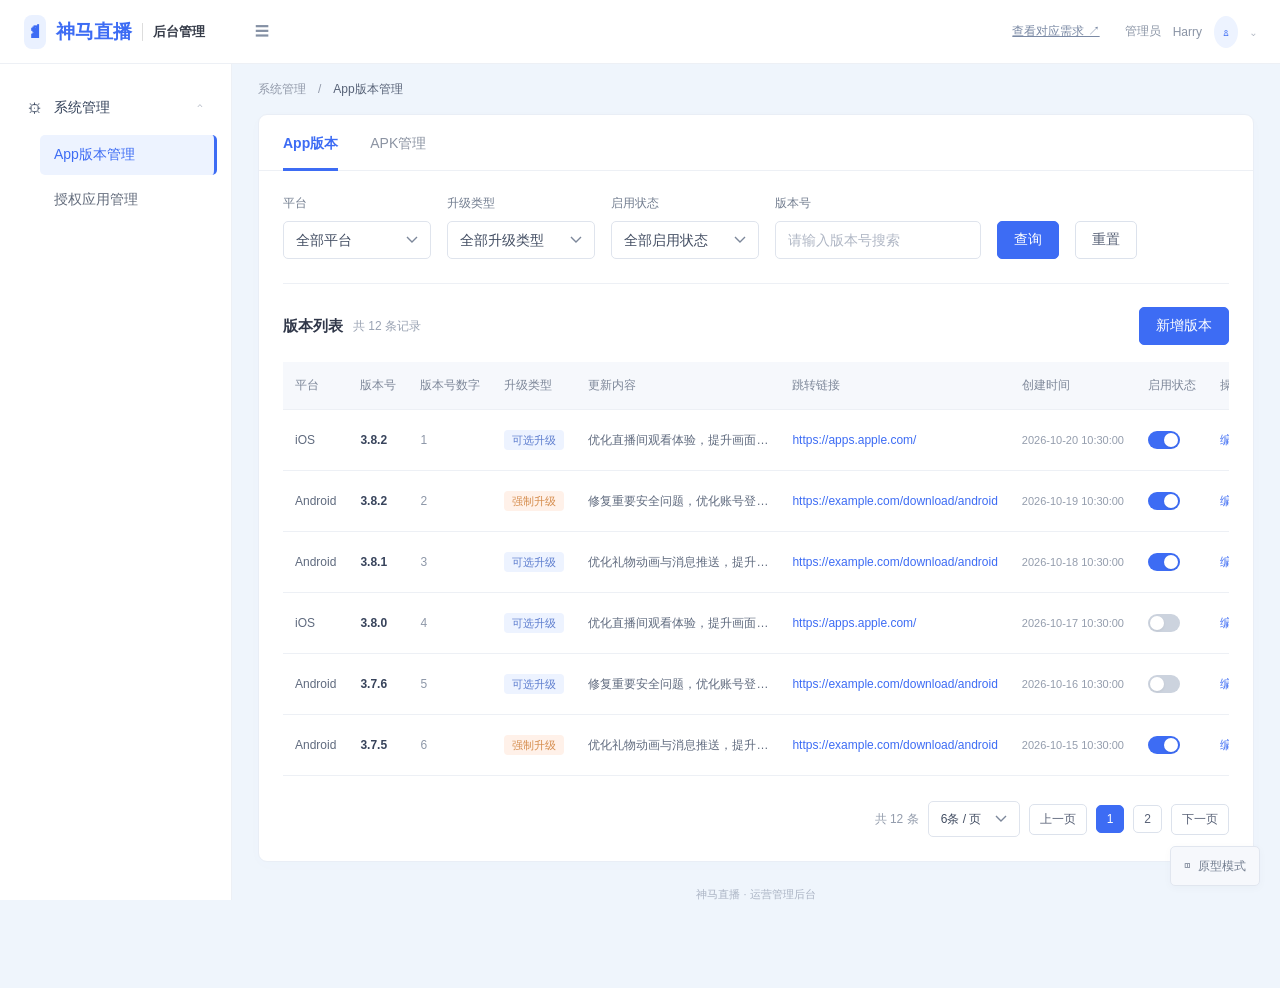
<file: index.html>
<!doctype html><html lang="zh-CN"><head><script src="shared/routes.js"></script><meta charset="utf-8"><meta name="viewport" content="width=device-width, initial-scale=1"><title>App版本管理 · 神马直播后台</title><style>
:root{--blue:#3d6cf4;--line:#edf0f5;--muted:#8c94a5}*{box-sizing:border-box}body{margin:0;font:14px -apple-system,BlinkMacSystemFont,"PingFang SC","Microsoft YaHei",sans-serif;color:#303749;background:#eff5fc}button,input,select,textarea{font:inherit}button{cursor:pointer;border:1px solid #dce2ec;background:white;color:#596277;border-radius:5px;padding:9px 16px}button:hover{border-color:var(--blue);color:var(--blue)}button.primary{background:var(--blue);color:white;border-color:var(--blue)}header{height:64px;background:white;border-bottom:1px solid var(--line);display:flex;align-items:center;padding:0 24px;gap:25px;position:fixed;inset:0 0 auto;z-index:2}.brand{width:206px;display:flex;align-items:center;gap:10px;font-size:19px;font-weight:700;color:var(--blue)}.brand small{font-size:13px;color:#363c49;border-left:1px solid #ddd;padding-left:10px}.mark{background:#eaf1ff;border-radius:8px;padding:6px}.pill{background:#f0f5ff;color:#5277c9;padding:7px 12px;border-radius:18px;font-size:12px}.account{margin-left:0;display:flex;gap:12px;align-items:center;color:#8993a4;font-size:12px;white-space:nowrap}.avatar{border-radius:50%;background:#edf3ff;color:var(--blue);padding:9px}aside{position:fixed;top:64px;bottom:0;width:232px;background:white;padding:22px 14px;overflow:auto;border-right:1px solid var(--line)}.navlabel{font-size:11px;color:#a7adbb;margin:0 14px 16px;letter-spacing:2px}.nav{padding:13px 14px;color:#626b7b;display:flex;gap:12px;align-items:center}.nav b{font-weight:500}.nav span:last-child{margin-left:auto;color:#abb2bf}.group{border-top:1px solid var(--line);margin-top:12px;padding-top:10px}.active{background:#edf3ff;border-radius:5px;color:var(--blue);margin:5px 0 12px 26px;padding:11px 14px;font-weight:500;border-right:3px solid var(--blue)}main{margin:64px 0 0 232px;padding:0 26px 28px}.breadcrumb{height:50px;display:flex;align-items:center;color:#9199a9;gap:12px;font-size:12px}.breadcrumb strong{color:#566176;font-weight:400}.pagetitle{display:flex;align-items:center;justify-content:space-between;margin:8px 0 24px}h1{font-size:24px;margin:0 0 9px;font-weight:600;letter-spacing:.3px}.subtitle{color:var(--muted);font-size:13px}.eyebrow{font-size:12px;color:#94a0b5;display:flex;align-items:center;gap:7px}.dot{width:6px;height:6px;background:#39b88b;border-radius:50%}.card{background:white;border:1px solid #e9eef6;border-radius:9px;box-shadow:0 3px 15px #5070a004;min-height:650px}.tabs{padding:0 24px;display:flex;gap:32px;border-bottom:1px solid var(--line)}.tab{border:0;border-radius:0;padding:20px 0 17px;background:transparent;color:#8b93a2;position:relative}.tab.selected{color:var(--blue);font-weight:600}.tab.selected:after{content:"";position:absolute;bottom:-1px;left:0;right:0;height:3px;background:var(--blue)}.count{background:#f0f2f7;border-radius:10px;padding:2px 7px;font-size:11px;margin-left:6px}.selected .count{background:#edf2ff}.section{padding:24px}.filters{display:flex;gap:16px;align-items:end;flex-wrap:wrap;padding-bottom:24px;border-bottom:1px solid var(--line)}.filter label{font-size:12px;display:block;color:#737e90;margin-bottom:9px}input,select,textarea{outline:none;border:1px solid #dfe4ed;border-radius:5px;background:white;color:#424d62;padding:10px 12px}input:focus,select:focus,textarea:focus{border-color:var(--blue);box-shadow:0 0 0 2px #3d6cf410}input::placeholder,textarea::placeholder{color:#b0b7c5}.filter select{width:148px}.filter input{width:206px}.toolbar{display:flex;align-items:center;justify-content:space-between;margin:23px 0 17px}.toolbar h2{font-size:15px;margin:0;display:flex;gap:10px;align-items:center}.toolbar h2 small{font-size:12px;color:#9aa3b3;font-weight:400}.tablewrap{overflow:auto}table{width:100%;border-collapse:collapse;white-space:nowrap;font-size:12px}th{background:#f6f8fc;color:#7d8799;font-weight:500;text-align:left;padding:15px 12px;border-bottom:1px solid var(--line)}td{padding:21px 12px;border-bottom:1px solid var(--line);color:#5f6a7e}tbody tr:hover{background:#fafcff}.version{font-weight:600;color:#37435b}.platform{display:inline-flex;gap:7px;align-items:center}.platform i{font-style:normal;background:#f0f2f6;padding:5px 7px;border-radius:6px;color:#626d81}.platform.android i{background:#eef8f1;color:#56a46f}.badge{padding:4px 8px;border-radius:4px;font-size:11px;background:#edf3ff;color:#5c7cce}.badge.force{background:#fff1e9;color:#d58c4c}.truncate{display:block;max-width:180px;overflow:hidden;text-overflow:ellipsis;cursor:pointer}.link,.textbtn{color:var(--blue);border:0;background:none;padding:0;text-decoration:none;font-size:12px}.actions{display:flex;gap:16px}.switch{width:32px;height:18px;background:#ccd3de;border:0;border-radius:12px;padding:2px;display:inline-flex;align-items:center;vertical-align:middle;margin-right:6px}.switch:after{content:"";width:14px;height:14px;background:white;border-radius:50%;box-shadow:0 1px 3px #0001}.switch.on{background:var(--blue);justify-content:flex-end}.status{font-size:11px;color:#969fad}.pagination{display:flex;align-items:center;justify-content:flex-end;gap:9px;margin-top:25px;color:#939cac;font-size:12px}.pagination button{padding:6px 10px}.pagination .current{background:var(--blue);color:white;border-color:var(--blue)}.hint{font-size:12px;color:#9ba5b5;margin-top:26px;display:flex;gap:7px}.footer{text-align:center;font-size:11px;color:#abb4c4;margin-top:25px}.overlay{position:fixed;inset:0;background:#17233b55;z-index:10;display:flex;justify-content:flex-end}.drawer{width:530px;background:white;height:100%;box-shadow:-10px 0 40px #18243b15;display:flex;flex-direction:column}.drawerhead{padding:24px 28px;border-bottom:1px solid var(--line);display:flex;justify-content:space-between;align-items:center}.drawerhead h2{font-size:19px;margin:0}.close{border:0;padding:0;font-size:13px;color:#a0a8b6}.drawerbody{padding:24px 28px;overflow:auto;flex:1}.field{margin-bottom:21px}.field label{display:block;font-size:13px;margin-bottom:9px}.required{color:#e56868;margin-right:4px}.field input,.field select,.field textarea{width:100%}.field textarea{height:115px;resize:vertical;line-height:1.7}.field small{display:block;color:#9aa4b3;font-size:11px;margin-top:7px}.field input:disabled{background:#f6f8fb;color:#929bad}.row{display:flex;gap:18px}.row .field{flex:1}.drawerfoot{border-top:1px solid var(--line);padding:18px 28px;display:flex;justify-content:flex-end;gap:12px}.error{font-size:12px;color:#e25c64;margin-top:7px}.invalid{border-color:#e25c64}.info{padding:12px 14px;background:#f2f6ff;color:#7184ac;font-size:12px;line-height:1.7;border-radius:5px;margin-bottom:23px}.drop{border:1px dashed #c8d5f1;border-radius:7px;text-align:center;padding:28px 15px;background:#fafcff;cursor:pointer;color:#7a89a4}.drop strong{display:block;margin:12px 0 7px;font-weight:400;color:#54627b}.drop em{color:var(--blue);font-style:normal}.uploadicon{font-size:30px;color:#8da7e1}.filebox{background:#f6f8fc;padding:13px;border-radius:5px;margin-top:12px;font-size:12px}.progress{height:4px;background:#e6ebf5;margin:10px 0;border-radius:4px;overflow:hidden}.progress div{height:100%;background:var(--blue);transition:width .2s}.detail dt{font-size:12px;color:#9aa3b2;margin-top:24px}.detail dd{margin:9px 0;line-height:1.8;white-space:pre-wrap;overflow-wrap:anywhere}.toast{position:fixed;top:24px;left:50%;transform:translateX(-50%);z-index:30;background:white;border:1px solid #dceee4;box-shadow:0 5px 25px #253c5420;padding:13px 24px;border-radius:6px;color:#41a879}.confirm{background:white;width:420px;border-radius:10px;padding:27px;box-shadow:0 15px 80px #0002}.confirm h3{margin-top:0}.confirm p{color:#8791a4;line-height:1.8;font-size:13px}.confirm .buttons{display:flex;justify-content:flex-end;gap:10px;margin-top:25px}.empty{text-align:center;padding:90px 0;color:#9ba6b7}.empty b{font-size:40px;display:block;color:#c9d5e8;margin-bottom:18px}.empty p{font-size:12px}.demo{display:flex;justify-content:space-between;align-items:center;margin-top:20px;font-size:11px;color:#a4adbb}.demo button{font-size:11px;padding:3px 7px;border:0;color:#9ba5b5}.uploadfail{color:#df6971}@media(max-width:1200px){aside{width:200px}main{margin-left:200px;padding:0 18px}.brand{width:174px}.filters{gap:12px}.filter select{width:125px}.eyebrow{display:none}}@media(max-width:800px){aside{display:none}main{margin-left:0}header .pill{display:none}.brand{width:auto}.drawer{width:100%}.subtitle{max-width:330px;line-height:1.6}}
select{appearance:none;-webkit-appearance:none;padding-right:34px;background-image:url("data:image/svg+xml,%3Csvg xmlns='http://www.w3.org/2000/svg' width='12' height='8' viewBox='0 0 12 8'%3E%3Cpath d='m1 1 5 5 5-5' fill='none' stroke='%237c879a' stroke-width='1.4'/%3E%3C/svg%3E");background-repeat:no-repeat;background-position:right 12px center}.pagination select{padding-right:30px}.filter select{min-width:140px}</style><link rel="stylesheet" href="app-version-prototype/modes.css?v=09d2611b19"><link rel="stylesheet" href="shared/sidebar.css"></head><body data-requirements-renderer="full"><header><div class="brand"><span class="mark">♞</span>神马直播 <small>后台管理</small></div><span class="hamburger">☰</span><div class="account"><span>管理员</span><span>Harry</span><span class="avatar">♙</span><span class="account-chevron" aria-hidden="true">⌄</span></div></header><aside aria-label="主导航"><div class="nav nav-group">⚙ <b>系统管理</b><span>⌃</span></div><a class="nav nav-item active" href="#app" aria-current="page">App版本管理</a><a class="nav nav-item" href="#auth">授权应用管理</a></aside><main><div class="breadcrumb">系统管理 <span>/</span> <strong>App版本管理</strong></div><div class="card"><div class="tabs"><button class="tab" id="tab-app" onclick="setTab('app')">App版本</button><button class="tab" id="tab-apk" onclick="setTab('apk')">APK管理</button></div><div class="section"><div id="filters"></div><div class="toolbar"><h2 id="listtitle"></h2><button class="primary" id="add"></button></div><div class="tablewrap" id="table"></div><div id="pagination"></div></div></div><div class="footer">神马直播 · 运营管理后台</div></main><div id="modal"></div><div id="toast"></div><script src="app-version-prototype/app.js?v=df7ecfddd0"></script><script src="shared/requirements-entry.js?v=2cc26d68e9"></script><script src="app-version-prototype/requirements.js?v=9df0cf848d"></script><script src="app-version-prototype/modes.js?v=f516789bf0"></script></body></html>
</file>
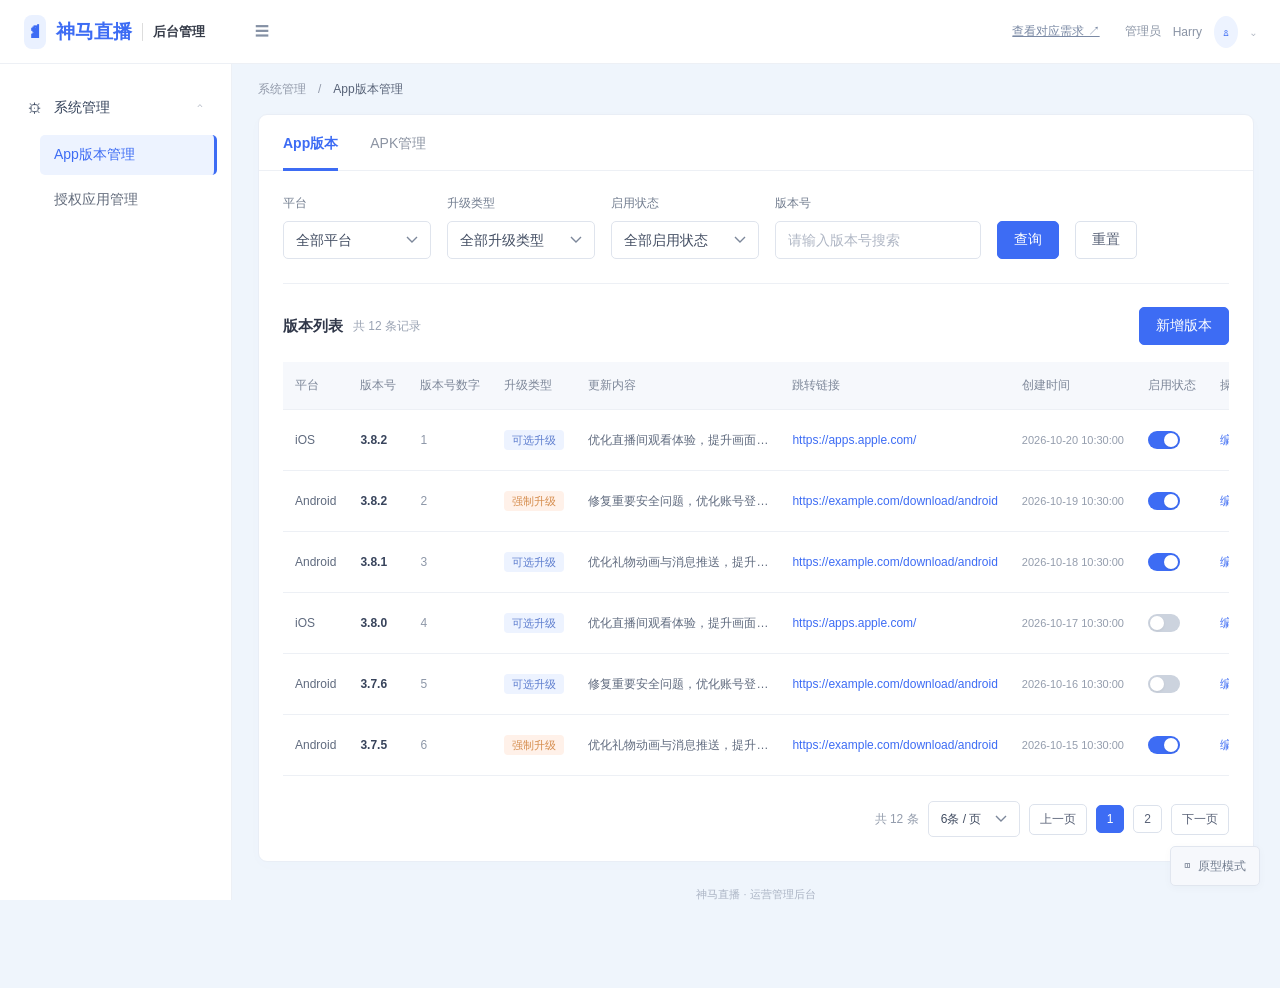
<file: app-version-prototype/index.html>
<!doctype html>
<html lang="zh-CN"><head><meta charset="utf-8"><title>App版本管理</title>
<script>location.replace('../' + location.search + location.hash);</script>
</head><body><a href="../">进入App版本管理</a></body></html>
</file>
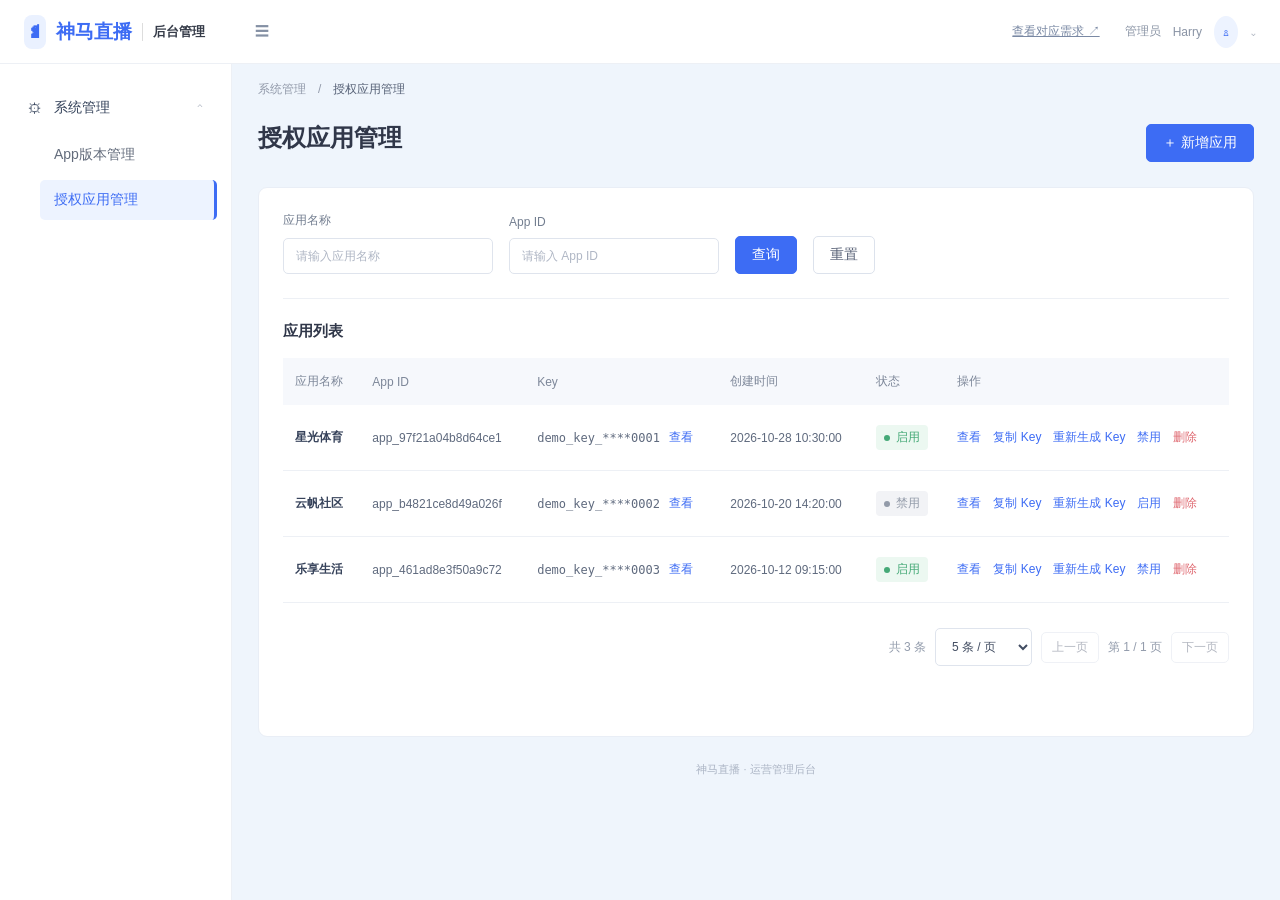
<file: auth-app-prototype/index.html>
<!doctype html>
<html lang="zh-CN"><head><script src="../shared/routes.js"></script><meta charset="utf-8"><meta name="viewport" content="width=device-width,initial-scale=1"><title>授权应用管理 · 神马直播后台</title><link rel="stylesheet" href="style.css?v=a25cae31d7"><link rel="stylesheet" href="../shared/sidebar.css"></head>
<body><header><div class="brand"><span class="mark">♞</span>神马直播 <small>后台管理</small></div><span class="hamburger">☰</span><div class="account"><span>管理员</span><span>Harry</span><span class="avatar">♙</span><span class="account-chevron" aria-hidden="true">⌄</span></div></header>
<aside aria-label="主导航"><div class="nav nav-group">⚙ <b>系统管理</b><span>⌃</span></div><a class="nav nav-item" href="../#app">App版本管理</a><a class="nav nav-item active" href="#auth" aria-current="page">授权应用管理</a></aside>
<main><div class="breadcrumb">系统管理 <span>/</span> <strong>授权应用管理</strong></div><div class="heading"><div><h1>授权应用管理</h1></div><button class="primary" id="add">＋ 新增应用</button></div><section class="card"><form id="search-form" class="filters"><label>应用名称<input id="name-search" placeholder="请输入应用名称"></label><label>App ID<input id="id-search" placeholder="请输入 App ID"></label><button class="primary" type="submit">查询</button><button type="button" id="reset">重置</button></form><div class="toolbar"><h2>应用列表</h2></div><div class="tablewrap" id="table"></div><div id="pagination"></div></section><div class="footer">神马直播 · 运营管理后台</div></main><div id="modal"></div><div id="toast" role="status" aria-live="polite"></div><script src="app.js?v=42d2bd1ad0"></script><script src="../shared/requirements-entry.js?v=2cc26d68e9"></script></body></html>
</file>
<file: app-version-prototype/modes.css>
[hidden]{display:none!important}body{padding-bottom:58px}.mode-switch{position:fixed;right:20px;bottom:14px;z-index:9;display:flex;gap:8px;align-items:center;font-size:12px;color:#737e90;background:#f6f8fc;border:1px solid #e1e6ef;box-shadow:0 2px 9px #24385808;padding:10px 13px;min-height:40px}.mode-switch .intent{display:none}.mode-switch:hover,.mode-switch:focus-visible{background:#edf3ff;color:#3d6cf4;border-color:#8ba7f8;outline:2px solid #3d6cf433;outline-offset:3px}.mode-switch:hover .intent,.mode-switch:focus-visible .intent{display:inline}.mode-switch:hover .current-mode,.mode-switch:focus-visible .current-mode{display:none}.doc-link{margin-left:auto;color:#7a89a4;font-size:12px}.docs-layout{display:grid;grid-template-columns:260px minmax(0,1fr);gap:22px;align-items:start}.docs-toc{position:sticky;top:84px;max-height:calc(100vh - 155px);overflow:auto;background:white;border:1px solid #e9eef6;border-radius:9px;padding:18px 12px}.docs-toc h2{font-size:14px;margin:0 10px 16px}.docs-toc summary{cursor:pointer;padding:9px 7px;color:#596277}.docs-toc details details{margin-left:10px}.docs-toc a{display:block;margin:3px 0;padding:10px 12px 10px 22px;text-decoration:none;color:#737e90;font-size:12px;line-height:1.5;border-radius:5px}.docs-toc a[aria-current]{background:#edf3ff;color:#3d6cf4;border-right:3px solid #3d6cf4}.doc-article{background:white;border:1px solid #e9eef6;border-radius:9px;padding:30px;line-height:1.85;min-width:0}.doc-article h1{font-size:23px}.doc-article h2{font-size:15px;margin:26px 0 8px}.doc-meta{color:#929bad;font-size:12px;margin-bottom:20px}.doc-article p,.doc-article li{color:#626d81}.doc-article ol,.doc-article ul{padding-left:22px}.doc-article table{white-space:normal}.doc-article td{padding:12px;vertical-align:top;line-height:1.7}.doc-article td:first-child{width:30%}.doc-actions{display:flex;gap:12px;flex-wrap:wrap;margin-top:28px;border-top:1px solid #edf0f5;padding-top:20px}.doc-intro{color:#8c94a5;font-size:12px;margin-bottom:18px}.mode-docs main{max-width:1600px}.mode-docs .breadcrumb{flex-wrap:wrap}.mode-docs .card{display:none}@media(hover:none){.mode-switch .intent{display:inline}.mode-switch .current-mode{display:none}}@media(max-width:1000px){.docs-layout{grid-template-columns:210px minmax(0,1fr)}.doc-article{padding:22px}}@media(max-width:800px){.docs-layout{grid-template-columns:1fr}.docs-toc{position:static;max-height:270px}.mode-switch{right:12px;bottom:12px}.doc-link{margin-left:0}.doc-article{padding:20px}.breadcrumb{height:auto;min-height:50px;padding:12px 0}.doc-article h1{font-size:20px}}

header .doc-link{margin-left:auto;white-space:nowrap;flex-shrink:0}
@media(min-width:801px){.mode-docs aside{visibility:hidden}.mode-docs .docs-layout{display:block}.mode-docs .docs-toc{position:fixed;z-index:1;top:64px;left:0;bottom:0;width:232px;max-height:none;border-radius:0;border:0;border-right:1px solid #edf0f5;padding:22px 14px}.mode-docs .doc-article{width:100%}}@media(min-width:801px) and (max-width:1200px){.mode-docs .docs-toc{width:200px}}
</file>
<file: shared/sidebar.css>
aside{position:fixed;top:64px;bottom:0;width:232px;background:#fff;padding:22px 14px;overflow:auto;border-right:1px solid #edf0f5}aside .nav{display:flex;align-items:center;gap:12px;color:#626b7b;text-decoration:none;padding:13px 14px}aside .nav-group{color:#34425a}aside .nav-group b{font-weight:500}aside .nav-group span{margin-left:auto;color:#abb2bf}aside .nav-item{display:block;margin:5px 0 5px 26px;padding:11px 14px;border-right:3px solid transparent;border-radius:5px;font-weight:500}aside .nav-item.active{background:#edf3ff;color:#3d6cf4;border-right-color:#3d6cf4}@media(max-width:1200px){aside{width:200px}}@media(max-width:800px){aside{display:none}}
</file>
<file: auth-app-prototype/style.css>
:root{--blue:#3d6cf4;--line:#edf0f5;--muted:#8c94a5}*{box-sizing:border-box}body{margin:0;background:#eff5fc;color:#303749;font:14px -apple-system,BlinkMacSystemFont,"PingFang SC","Microsoft YaHei",sans-serif}button,input,textarea,select{font:inherit}button{cursor:pointer;border:1px solid #dce2ec;background:#fff;color:#596277;border-radius:5px;padding:9px 16px}button:hover{color:var(--blue);border-color:var(--blue)}button:disabled{cursor:not-allowed;opacity:.45}button.primary{background:var(--blue);border-color:var(--blue);color:#fff}header{height:64px;background:#fff;border-bottom:1px solid var(--line);display:flex;align-items:center;padding:0 24px;gap:25px;position:fixed;inset:0 0 auto;z-index:2}.brand{width:206px;display:flex;align-items:center;gap:10px;font-size:19px;font-weight:700;color:var(--blue)}.brand small{font-size:13px;color:#363c49;border-left:1px solid #ddd;padding-left:10px}.mark{background:#eaf1ff;border-radius:8px;padding:6px}.hamburger{color:#8490a4}.account{margin-left:auto;color:#8993a4;font-size:12px}.avatar{border-radius:50%;background:#edf3ff;color:var(--blue);padding:9px;margin-left:12px}aside{position:fixed;top:64px;bottom:0;width:232px;background:white;padding:22px 14px;border-right:1px solid var(--line)}.nav{display:block;padding:13px 14px;color:#626b7b;text-decoration:none}.group{color:#34425a}.sub{margin-left:26px}.active{background:#edf3ff;border-radius:5px;color:var(--blue);border-right:3px solid var(--blue)}main{margin:64px 0 0 232px;padding:0 26px 28px}.breadcrumb{height:50px;display:flex;align-items:center;color:#9199a9;gap:12px;font-size:12px}.breadcrumb strong{color:#566176;font-weight:400}.heading{display:flex;justify-content:space-between;align-items:center;margin:8px 0 24px}h1{font-size:24px;margin:0 0 9px;font-weight:600}.heading p{color:var(--muted);font-size:13px;margin:0}.card{background:white;border:1px solid #e9eef6;border-radius:9px;min-height:550px;padding:24px}.filters{display:flex;gap:16px;align-items:end;flex-wrap:wrap;padding-bottom:24px;border-bottom:1px solid var(--line)}label{display:block;font-size:12px;color:#737e90}input,textarea,select{outline:none;border:1px solid #dfe4ed;border-radius:5px;background:#fff;color:#424d62;padding:10px 12px}input:focus,textarea:focus{border-color:var(--blue);box-shadow:0 0 0 2px #3d6cf410}input::placeholder,textarea::placeholder{color:#b0b7c5}.filters input{display:block;width:210px;margin-top:9px}.toolbar{display:flex;justify-content:space-between;align-items:center;margin:23px 0 17px}.toolbar h2{font-size:15px;margin:0}.toolbar small,.sort{color:#9aa3b3;font-size:12px;font-weight:400}.tablewrap{overflow:auto}table{width:100%;border-collapse:collapse;white-space:nowrap;font-size:12px}th{background:#f6f8fc;color:#7d8799;font-weight:500;text-align:left;padding:15px 12px}td{padding:20px 12px;border-bottom:1px solid var(--line);color:#5f6a7e}tbody tr:hover{background:#fafcff}.name{font-weight:600;color:#37435b}.key{font-family:monospace}.textbtn{color:var(--blue);border:0;background:none;padding:0;font-size:12px}.textbtn.danger{color:#df6971}.actions{display:flex;gap:12px;align-items:center}.keyline{display:flex;align-items:center;gap:9px}.badge{display:inline-flex;align-items:center;gap:6px;border-radius:4px;padding:4px 8px;background:#ecf8f1;color:#45a977}.badge.off{background:#f2f3f6;color:#939ba9}.badge:before{content:'';width:6px;height:6px;border-radius:50%;background:currentColor}.pagination{display:flex;align-items:center;justify-content:flex-end;gap:9px;margin-top:25px;color:#939cac;font-size:12px}.pagination button{padding:6px 10px}.pagination .current{background:var(--blue);color:#fff;border-color:var(--blue)}.empty{text-align:center;padding:90px 0;color:#9ba6b7}.footer{text-align:center;font-size:11px;color:#abb4c4;margin-top:25px}.overlay{position:fixed;inset:0;background:#17233b55;z-index:10;display:flex;align-items:center;justify-content:center;padding:20px}.dialog{background:#fff;width:min(520px,100%);max-height:90vh;overflow:auto;border-radius:10px;box-shadow:0 15px 80px #0002}.dialog-head{padding:22px 26px;border-bottom:1px solid var(--line);display:flex;align-items:center;justify-content:space-between}.dialog-head h2{font-size:18px;margin:0}.close{border:0;padding:0;color:#a0a8b6;font-size:20px}.dialog-body{padding:24px 26px}.dialog-foot{border-top:1px solid var(--line);padding:16px 26px;display:flex;justify-content:flex-end;gap:10px}.field{margin-bottom:20px}.field label{font-size:13px;color:#303749;margin-bottom:9px}.field input,.field textarea{width:100%}.field textarea{height:90px;resize:vertical}.required,.error{color:#e56868}.error{font-size:12px;margin-top:7px}.detail{margin:0}.detail dt{font-size:12px;color:#9aa3b2;margin-top:20px}.detail dt:first-child{margin-top:0}.detail dd{margin:8px 0;line-height:1.6;overflow-wrap:anywhere}.secret{display:flex;align-items:center;gap:10px;flex-wrap:wrap}.notice{padding:12px 14px;background:#f2f6ff;color:#7184ac;font-size:12px;line-height:1.7;border-radius:5px;margin-bottom:20px}.secretbox{padding:14px;background:#f6f8fc;border:1px solid #e9eef6;border-radius:5px;overflow-wrap:anywhere;line-height:1.8}.confirm-text{color:#7c8799;line-height:1.8;margin:0}.toast{position:fixed;top:24px;left:50%;transform:translateX(-50%);z-index:30;background:#fff;border:1px solid #dceee4;box-shadow:0 5px 25px #253c5420;padding:13px 24px;border-radius:6px;color:#41a879}.toast.fail{color:#d65c64;border-color:#f1d4d6}@media(max-width:800px){aside{display:none}main{margin-left:0;padding:0 16px}.brand{width:auto}.hamburger{display:none}.heading{gap:12px}.heading p{line-height:1.6}.card{padding:18px}.filters label{flex:1;min-width:180px}.filters input{width:100%}}

[hidden]{display:none!important}
</file>
